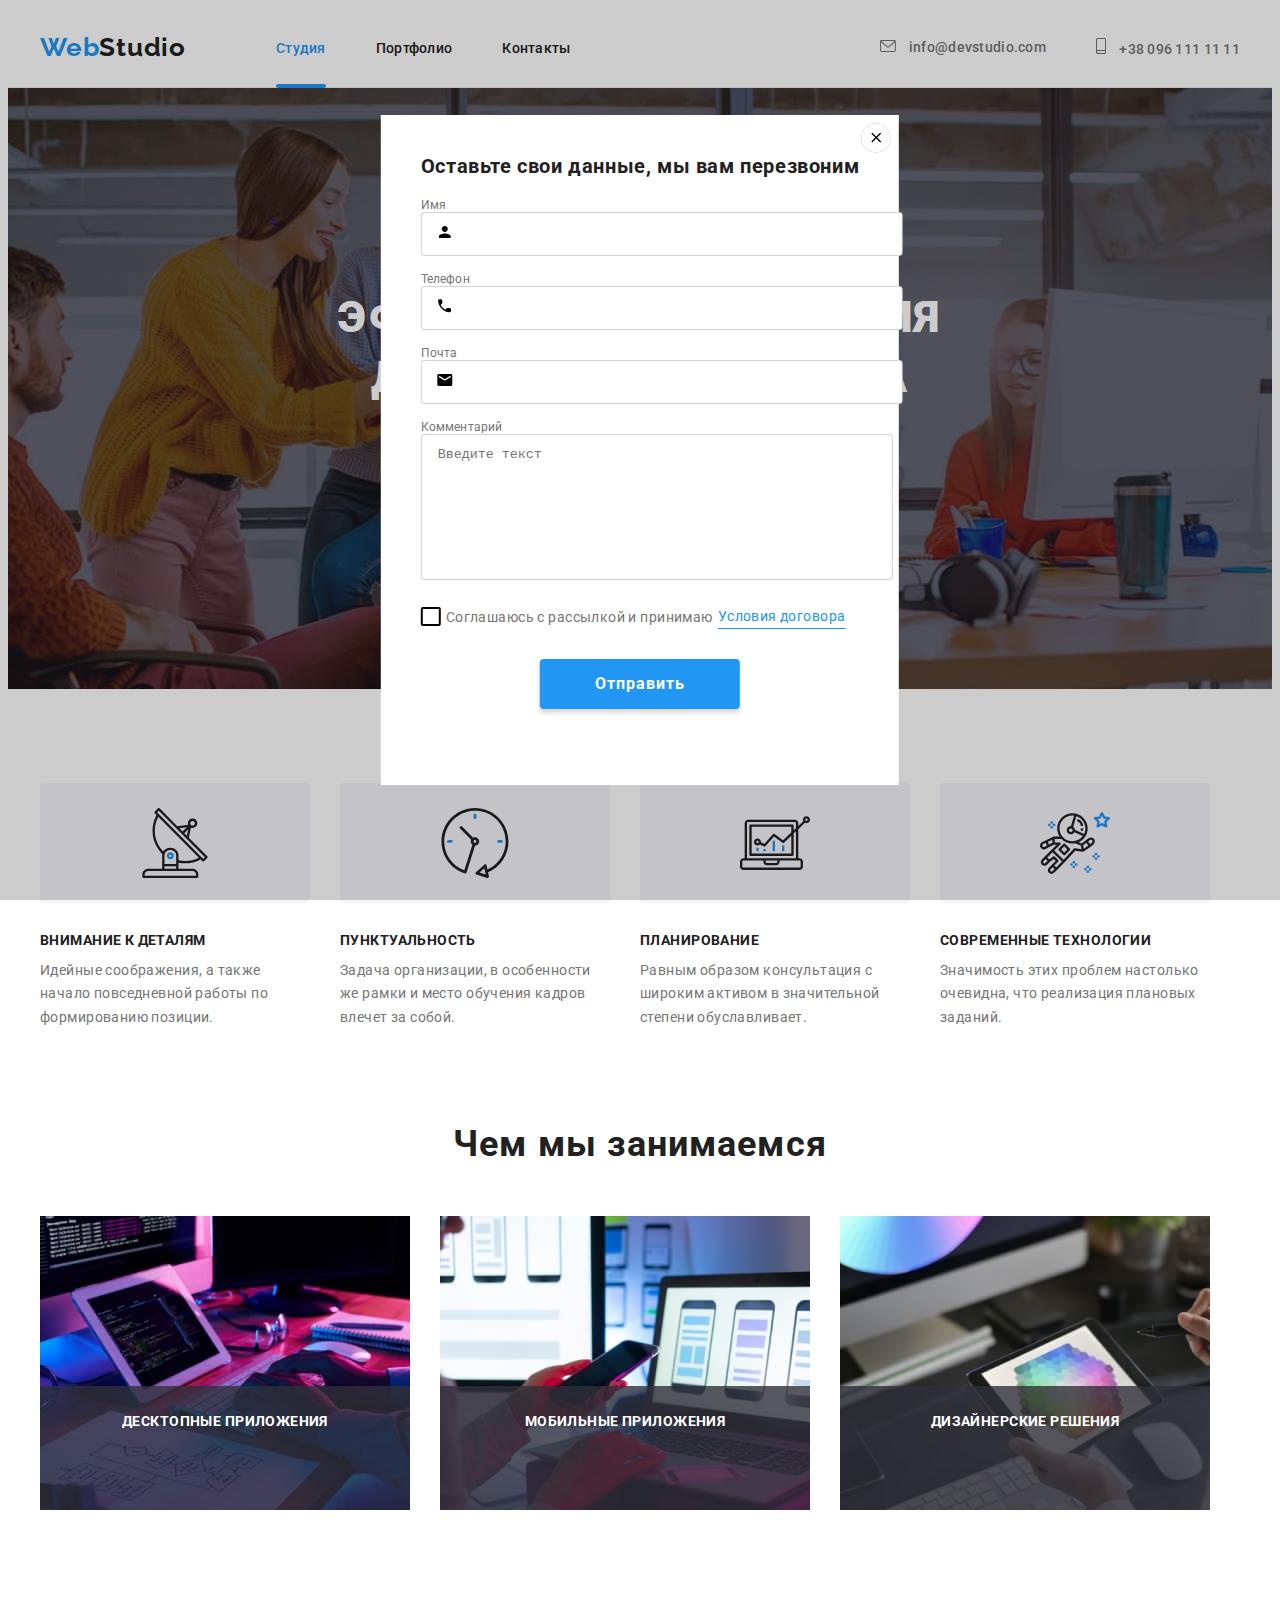
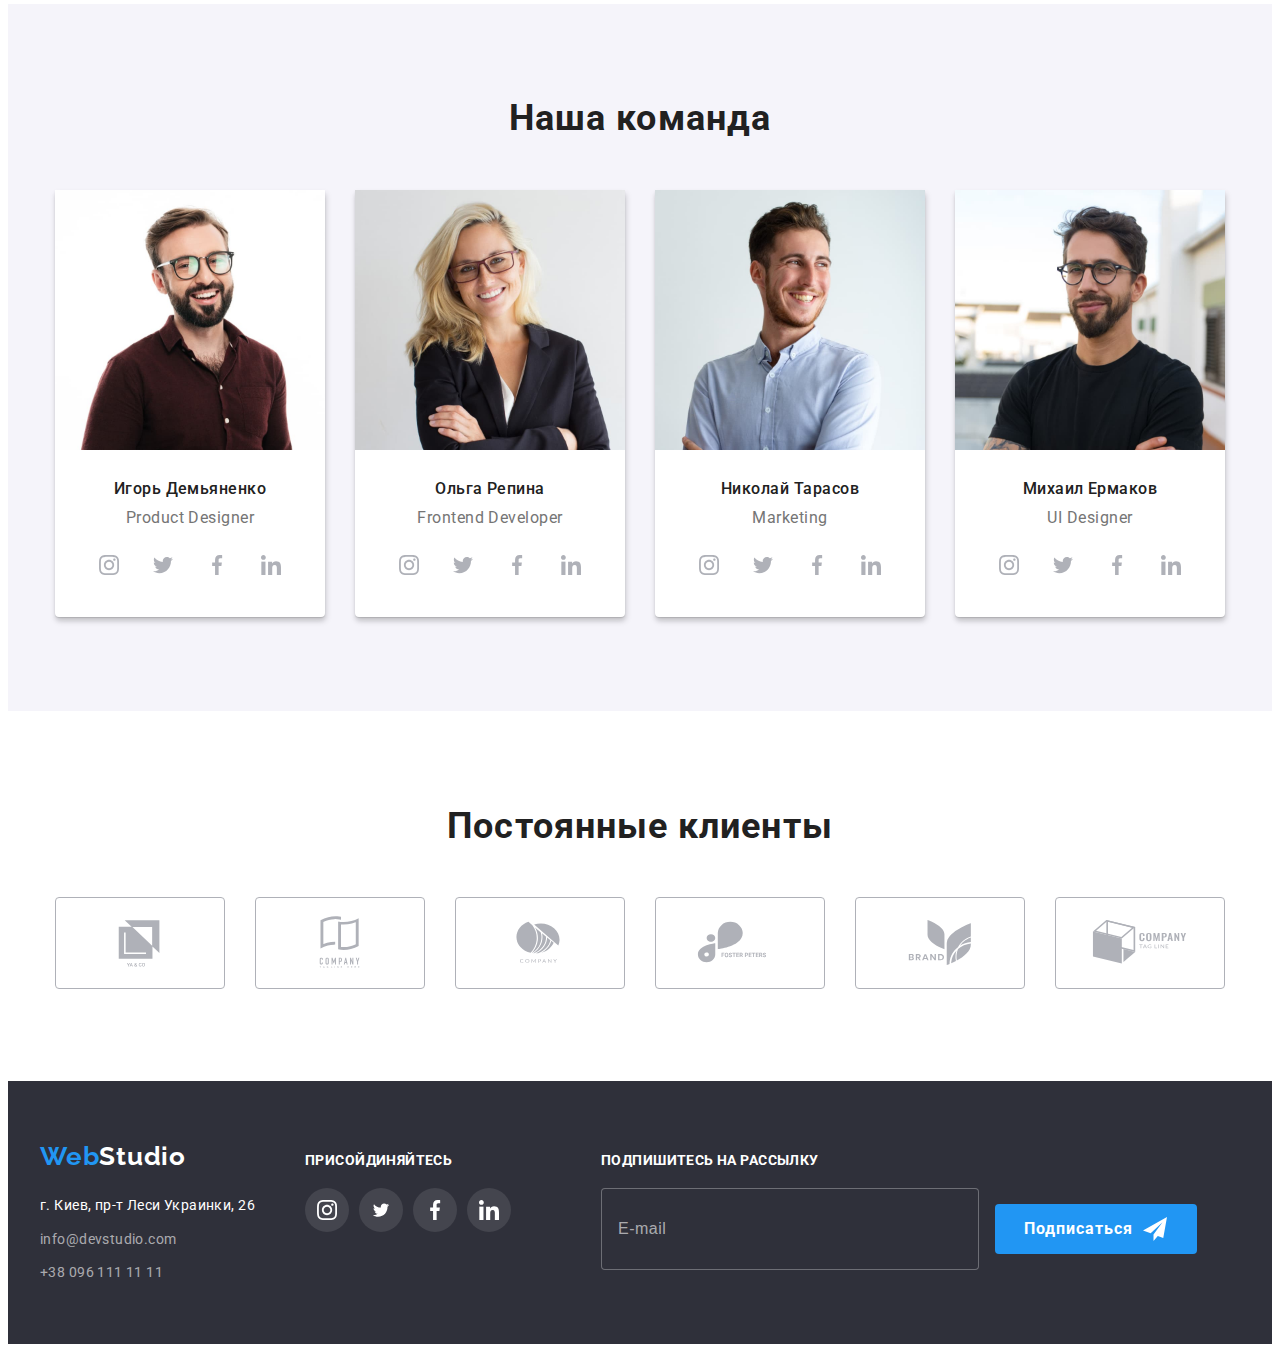
<file: index.html>
<!DOCTYPE html>
<html lang="ru">
  <head>
    <meta charset="UTF-8" />
    <meta http-equiv="X-UA-Compatible" content="IE=edge" />
    <meta name="viewport" content="width=device-width, initial-scale=1.0" />
    <link rel="preconnect" href="https://fonts.googleapis.com" />
    <link rel="preconnect" href="https://fonts.gstatic.com" crossorigin />
    <link
      href="https://fonts.googleapis.com/css2?family=Raleway:wght@700&family=Roboto:wght@400;500;700;900&display=swap"
      rel="stylesheet"
    />

    <title>WebStudio</title>
    <link
      rel="stylesheet"
      href="https://cdnjs.cloudflare.com/ajax/libs/modern-normalize/1.1.0/modern-normalize.min.css"
      integrity="sha512-wpPYUAdjBVSE4KJnH1VR1HeZfpl1ub8YT/NKx4PuQ5NmX2tKuGu6U/JRp5y+Y8XG2tV+wKQpNHVUX03MfMFn9Q=="
      crossorigin="anonymous"
      referrerpolicy="no-referrer"
    />
    <link rel="stylesheet" href="./css/styles.css" />
  </head>

  <body>
    <header class="header">
      <div class="header-container container">
        <a href="./index.html" class="header-webstudio link"
          >Web<span class="header-logo">Studio</span></a
        >

        <nav class="header-nav">
          <ul class="header-links">
            <li class="header-item">
              <a href="./index.html" class="header-link link current">Студия</a>
            </li>
            <li class="header-item">
              <a href="./portfolio.html" class="header-link link">Портфолио</a>
            </li>
            <li class="header-item">
              <a href="tel:+380961111111" class="header-link link">Контакты</a>
            </li>
          </ul>
        </nav>
        <ul class="header-contacts">
          <li class="contacts-item">
            <a
              class="header-contact-icon link"
              href="mailto:info@devstudio.com"
            >
              <svg class="header-icon" width="16" height="12">
                <use
                  href="./images/icons.svg/symbol-defs.svg#icon-envelope"
                ></use>
              </svg>
              info@devstudio.com</a
            >
          </li>
          <li class="contacts-item">
            <a class="header-contact-icon link" href="tel:+380961111111">
              <svg class="header-icon" width="10" height="16">
                <use
                  href="./images/icons.svg/symbol-defs.svg#icon-smartphone"
                ></use>
              </svg>
              +38 096 111 11 11</a
            >
          </li>
        </ul>
      </div>
    </header>

    <main>
      <section class="bussines">
        <div class="container">
          <h1 class="bussines-title">Эффективные решения для вашего бизнеса</h1>
          <button type="button" class="bussines-button" data-modal-open>
            Заказать услугу
          </button>
        </div>
      </section>

      <section class="proposition">
        <div class="container">
          <h2 class="visually-hidden">прихований заголовок</h2>
          <ul class="proposition-list">
            <li class="proposition-item">
              <h3 class="proposition-title">Внимание к деталям</h3>
              <p class="proposition-text">
                Идейные соображения, а также начало повседневной работы по
                формированию позиции.
              </p>
            </li>
            <li class="proposition-item">
              <h3 class="proposition-title">Пунктуальность</h3>
              <p class="proposition-text">
                Задача организации, в особенности же рамки и место обучения
                кадров влечет за собой.
              </p>
            </li>
            <li class="proposition-item">
              <h3 class="proposition-title">Планирование</h3>
              <p class="proposition-text">
                Равным образом консультация с широким активом в значительной
                степени обуславливает.
              </p>
            </li>
            <li class="proposition-item">
              <h3 class="proposition-title">Современные технологии</h3>
              <p class="proposition-text">
                Значимость этих проблем настолько очевидна, что реализация
                плановых заданий.
              </p>
            </li>
          </ul>
        </div>
      </section>

      <section class="doing">
        <div class="container">
          <h2 class="doing-title">Чем мы занимаемся</h2>
          <ul class="doing-list">
            <li class="doing-item">
              <img
                src="./images/img.jpg"
                alt="typing on keyboard"
                width="370"
                height="294"
              />
              <div class="doing-thumb">
                <p class="thumb-text">Десктопные приложения</p>
              </div>
            </li>
            <li class="doing-item">
              <img
                src="./images/img(1).jpg"
                alt="serf the internet"
                width="370"
                height="294"
              />
              <div class="doing-thumb">
                <p class="thumb-text">Мобильные приложения</p>
              </div>
            </li>
            <li class="doing-item">
              <img
                src="./images/img(2).jpg"
                alt="painting"
                width="370"
                height="294"
              />
              <div class="doing-thumb">
                <p class="thumb-text">Дизайнерские решения</p>
              </div>
            </li>
          </ul>
        </div>
      </section>

      <section class="section-team">
        <div class="container">
          <h2 class="our-team">Наша команда</h2>
          <ul class="team-list">
            <li class="team-item">
              <img
                src="./images/imgProductDesigner.jpg"
                alt="Product Designer"
                width="270"
                height="260"
              />
              <div class="team-div">
                <h3 class="team-title">Игорь Демьяненко</h3>
                <p class="team-text">Product Designer</p>
                <ul class="team-soc-list">
                  <li class="team-soc-item">
                    <a href="" class="team-soc-link link">
                      <svg class="team-soc-icon" width="20" height="20">
                        <use
                          href="./images/icons.svg/symbol-defs.svg#icon-instagram"
                        ></use>
                      </svg>
                    </a>
                  </li>
                  <li class="team-soc-item">
                    <a href="" class="team-soc-link link">
                      <svg class="team-soc-icon" width="20" height="20">
                        <use
                          href="./images/icons.svg/symbol-defs.svg#icon-twitter"
                        ></use>
                      </svg>
                    </a>
                  </li>
                  <li class="team-soc-item">
                    <a href="" class="team-soc-link link">
                      <svg class="team-soc-icon" width="20" height="20">
                        <use
                          href="./images/icons.svg/symbol-defs.svg#icon-facebook"
                        ></use>
                      </svg>
                    </a>
                  </li>
                  <li class="team-soc-item">
                    <a href="" class="team-soc-link link">
                      <svg class="team-soc-icon" width="20" height="20">
                        <use
                          href="./images/icons.svg/symbol-defs.svg#icon-linkedin"
                        ></use>
                      </svg>
                    </a>
                  </li>
                </ul>
              </div>
            </li>
            <li class="team-item">
              <img
                src="./images/imgFrontendDeveloper.jpg"
                alt="Frontend Developer"
                width="270"
                height="260"
              />
              <div class="team-div">
                <h3 class="team-title">Ольга Репина</h3>
                <p class="team-text">Frontend Developer</p>
                <ul class="team-soc-list">
                  <li class="team-soc-item">
                    <a href="" class="team-soc-link link">
                      <svg class="team-soc-icon" width="20" height="20">
                        <use
                          href="./images/icons.svg/symbol-defs.svg#icon-instagram"
                        ></use>
                      </svg>
                    </a>
                  </li>
                  <li class="team-soc-item">
                    <a href="" class="team-soc-link link"
                      ><svg class="team-soc-icon" width="20" height="20">
                        <use
                          href="./images/icons.svg/symbol-defs.svg#icon-twitter"
                        ></use>
                      </svg>
                    </a>
                  </li>
                  <li class="team-soc-item">
                    <a href="" class="team-soc-link link">
                      <svg class="team-soc-icon" width="20" height="20">
                        <use
                          href="./images/icons.svg/symbol-defs.svg#icon-facebook"
                        ></use>
                      </svg>
                    </a>
                  </li>
                  <li class="team-soc-item">
                    <a href="" class="team-soc-link link">
                      <svg class="team-soc-icon" width="20" height="20">
                        <use
                          href="./images/icons.svg/symbol-defs.svg#icon-linkedin"
                        ></use>
                      </svg>
                    </a>
                  </li>
                </ul>
              </div>
            </li>
            <li class="team-item">
              <img
                src="./images/imgMarketing.jpg"
                alt="Marketing"
                width="270"
                height="260"
              />
              <div class="team-div">
                <h3 class="team-title">Николай Тарасов</h3>
                <p class="team-text">Marketing</p>
                <ul class="team-soc-list">
                  <li class="team-soc-item">
                    <a href="" class="team-soc-link link">
                      <svg class="team-soc-icon" width="20" height="20">
                        <use
                          href="./images/icons.svg/symbol-defs.svg#icon-instagram"
                        ></use>
                      </svg>
                    </a>
                  </li>
                  <li class="team-soc-item">
                    <a href="" class="team-soc-link link">
                      <svg class="team-soc-icon" width="20" height="20">
                        <use
                          href="./images/icons.svg/symbol-defs.svg#icon-twitter"
                        ></use>
                      </svg>
                    </a>
                  </li>
                  <li class="team-soc-item">
                    <a href="" class="team-soc-link link">
                      <svg class="team-soc-icon" width="20" height="20">
                        <use
                          href="./images/icons.svg/symbol-defs.svg#icon-facebook"
                        ></use>
                      </svg>
                    </a>
                  </li>
                  <li class="team-soc-item">
                    <a href="" class="team-soc-link link">
                      <svg class="team-soc-icon" width="20" height="20">
                        <use
                          href="./images/icons.svg/symbol-defs.svg#icon-linkedin"
                        ></use>
                      </svg>
                    </a>
                  </li>
                </ul>
              </div>
            </li>
            <li class="team-item">
              <img
                src="./images/imgUIDesigner.jpg"
                alt="UI Designer"
                width="270"
                height="260"
              />
              <div class="team-div">
                <h3 class="team-title">Михаил Ермаков</h3>
                <p class="team-text">UI Designer</p>
                <ul class="team-soc-list">
                  <li class="team-soc-item">
                    <a href="" class="team-soc-link link">
                      <svg class="team-soc-icon" width="20" height="20">
                        <use
                          href="./images/icons.svg/symbol-defs.svg#icon-instagram"
                        ></use>
                      </svg>
                    </a>
                  </li>
                  <li class="team-soc-item">
                    <a href="" class="team-soc-link link">
                      <svg class="team-soc-icon" width="20" height="20">
                        <use
                          href="./images/icons.svg/symbol-defs.svg#icon-twitter"
                        ></use>
                      </svg>
                    </a>
                  </li>
                  <li class="team-soc-item">
                    <a href="" class="team-soc-link link">
                      <svg class="team-soc-icon" width="20" height="20">
                        <use
                          href="./images/icons.svg/symbol-defs.svg#icon-facebook"
                        ></use>
                      </svg>
                    </a>
                  </li>
                  <li class="team-soc-item">
                    <a href="" class="team-soc-link link">
                      <svg class="team-soc-icon" width="20" height="20">
                        <use
                          href="./images/icons.svg/symbol-defs.svg#icon-linkedin"
                        ></use>
                      </svg>
                    </a>
                  </li>
                </ul>
              </div>
            </li>
          </ul>
        </div>
      </section>
      <section class="section-customers">
        <div class="container">
          <h2 class="customers-title">Постоянные клиенты</h2>
          <ul class="customers-list">
            <li class="customers-item">
              <a class="customers-link link" href="">
                <svg class="customers-logo" width="106" height="60">
                  <use
                    href="./images/icons.svg/symbol-defs.svg#icon-logo"
                  ></use>
                </svg>
              </a>
            </li>
            <li class="customers-item">
              <a class="customers-link link" href="">
                <svg class="customers-logo" width="106" height="60">
                  <use
                    href="./images/icons.svg/symbol-defs.svg#icon-logo-1"
                  ></use>
                </svg>
              </a>
            </li>
            <li class="customers-item">
              <a class="customers-link link" href="">
                <svg class="customers-logo" width="106" height="60">
                  <use
                    href="./images/icons.svg/symbol-defs.svg#icon-logo-2"
                  ></use>
                </svg>
              </a>
            </li>
            <li class="customers-item">
              <a class="customers-link link" href="">
                <svg class="customers-logo" width="106" height="60">
                  <use
                    href="./images/icons.svg/symbol-defs.svg#icon-logo-3"
                  ></use>
                </svg>
              </a>
            </li>
            <li class="customers-item">
              <a class="customers-link link" href="">
                <svg class="customers-logo" width="106" height="60">
                  <use
                    href="./images/icons.svg/symbol-defs.svg#icon-logo-4"
                  ></use>
                </svg>
              </a>
            </li>
            <li class="customers-item">
              <a class="customers-link link" href="">
                <svg class="customers-logo" width="106" height="60">
                  <use
                    href="./images/icons.svg/symbol-defs.svg#icon-logo-5"
                  ></use>
                </svg>
              </a>
            </li>
          </ul>
        </div>
      </section>
    </main>

    <footer class="footer">
      <div class="container footer-wrap">
        <div class="footer-div-address">
          <a href="./index.html" class="footer-webstudio link"
            >Web<span class="footer-logo">Studio</span></a
          >
          <address class="footer-address">
            <ul class="footer-list">
              <li class="footer-item">
                <a
                  class="footer-link link address"
                  href="https://goo.gl/maps/LqxU8Z8EwyXyZSnf8"
                  target="_blank"
                  rel="noopener noreferrer nofollow"
                  >г. Киев, пр-т Леси Украинки, 26</a
                >
              </li>
              <li class="footer-item">
                <a
                  class="footer-mail link address"
                  href="mailto:info@devstudio.com"
                  >info@devstudio.com</a
                >
              </li>
              <li class="footer-item">
                <a class="footer-tel link address" href="tel:+380961111111"
                  >+38 096 111 11 11</a
                >
              </li>
            </ul>
          </address>
        </div>
        <div class="footer-soc">
          <p class="footer-soc-text">ПРИСОЙДИНЯЙТЕСЬ</p>
          <ul class="footer-soc-list">
            <li class="footer-soc-item">
              <a class="footer-soc-link link" href="">
                <svg class="footer-soc-icon" width="20" height="20">
                  <use
                    href="./images/icons.svg/symbol-defs.svg#icon-instagram"
                  ></use>
                </svg>
              </a>
            </li>
            <li class="footer-soc-item">
              <a class="footer-soc-link link" href="">
                <svg class="footer-soc-icon" width="20" height="16.25">
                  <use
                    href="./images/icons.svg/symbol-defs.svg#icon-twitter"
                  ></use>
                </svg>
              </a>
            </li>
            <li class="footer-soc-item">
              <a class="footer-soc-link link" href="">
                <svg class="footer-soc-icon" width="20" height="20">
                  <use
                    href="./images/icons.svg/symbol-defs.svg#icon-facebook"
                  ></use>
                </svg>
              </a>
            </li>
            <li class="footer-soc-item">
              <a class="footer-soc-link link" href="">
                <svg class="footer-soc-icon" width="20" height="20">
                  <use
                    href="./images/icons.svg/symbol-defs.svg#icon-linkedin"
                  ></use>
                </svg>
              </a>
            </li>
          </ul>
        </div>

        <div class="footer-form">
          <form>
            <p class="footer-form-text">Подпишитесь на рассылку</p>

            <input
              type="email"
              class="footer-imput"
              name="user-email-footer"
              placeholder="E-mail"
            />
            <button type="submit" class="footer-form-btn">
              Подписаться
              <svg class="footer-icon-form" width="24" height="24">
                <use href="./images/icons.svg/symbol-defs.svg#icon-send"></use>
              </svg>
            </button>
          </form>
        </div>
      </div>
    </footer>

    <div class="backdrop /*is-hidden*/" data-modal>
      <div class="modal">
        <button class="modal-button" data-modal-close>
          <svg class="modal-icon-close" width="18" height="18">
            <use
              href="./images/icons.svg/symbol-defs.svg#icon-close-black"
            ></use>
          </svg>
        </button>
        <p class="modal-title">Оставьте свои данные, мы вам перезвоним</p>
        <form autocomplete="on" novalidate>
          <label for="user-name" class="modal-label">Имя</label>
          <div class="input-wrap">
            <input
              type="text"
              class="modal-input"
              name="user-name"
              id="user-name"
            /><svg class="svg-input" width="18" height="18">
              <use href="./images/icons.svg/symbol-defs.svg#icon-person"></use>
            </svg>
          </div>

          <label for="user-tel" class="modal-label">Телефон </label>
          <div class="input-wrap">
            <input
              type="tel"
              class="modal-input"
              name="user-tel"
              id="user-tel"
              required
            /><svg class="svg-input" width="18" height="18">
              <use href="./images/icons.svg/symbol-defs.svg#icon-phone"></use>
            </svg>
          </div>

          <label for="user-email" class="modal-label">Почта</label>
          <div class="input-wrap">
            <input
              class="modal-input"
              type="email"
              name="user-email"
              id="user-email"
              required
            /><svg class="svg-input" width="18" height="18">
              <use href="./images/icons.svg/symbol-defs.svg#icon-email"></use>
            </svg>
          </div>

          <label for="user-text" class="modal-label">Комментарий</label>
          <textarea
            class="modal-text"
            name="user-text"
            id="user-text"
            placeholder="Введите текст"
          ></textarea>

          <label for="agreement" class="label-checkbox"
            ><input
              type="checkbox"
              name="agreement"
              class="modal-check"
              id="agreement"
            />
            <span class="checkbox-icon"></span>
            Соглашаюсь с рассылкой и принимаю
            <a
              href="https://uk.wikipedia.org/wiki/%D0%94%D0%BE%D0%B3%D0%BE%D0%B2%D1%96%D1%80"
              class="agreement-link"
              target="_blank"
              rel="noopener nofollow noreferrer"
              >Условия договора
            </a>
          </label>

          <div class="modal-button-div">
            <button type="submit" class="modal-buttom-send">Отправить</button>
          </div>
        </form>
      </div>
    </div>
    <script src="./js/modal.js"></script>
  </body>
</html>
</file>
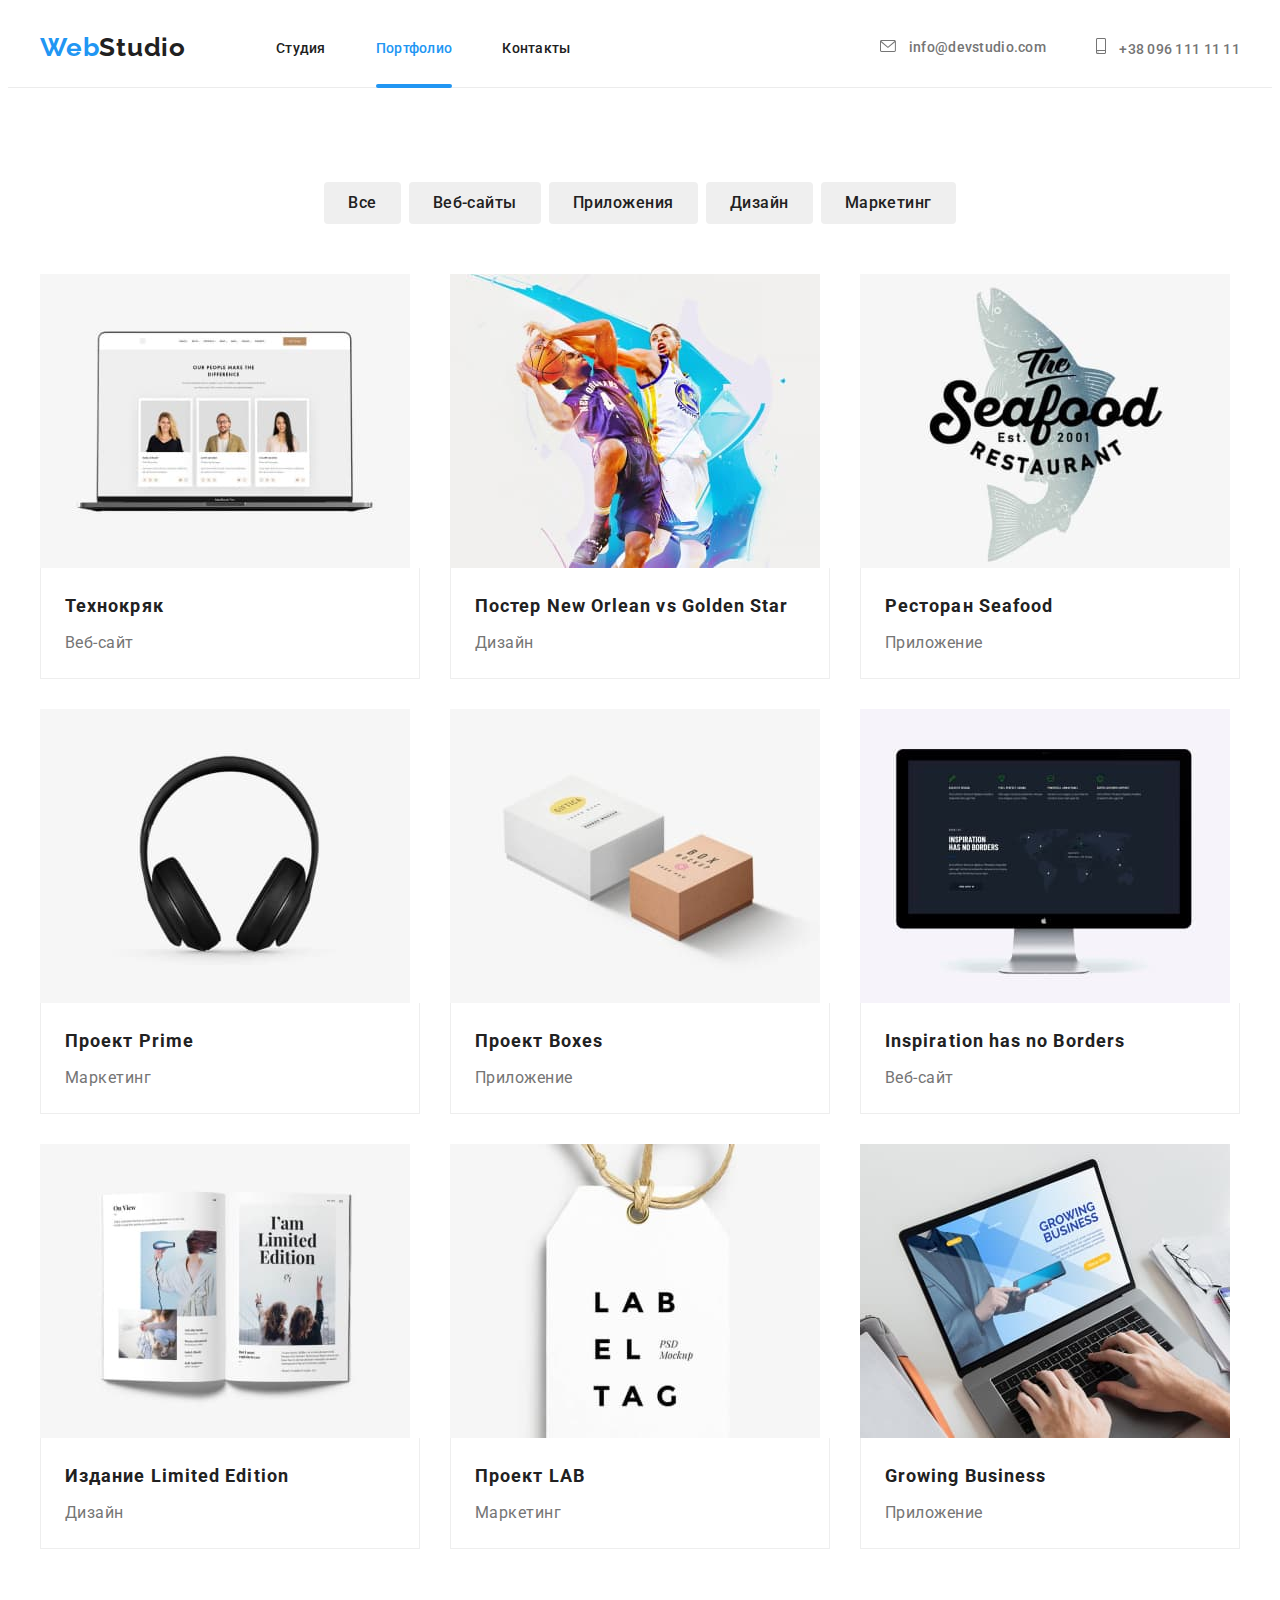
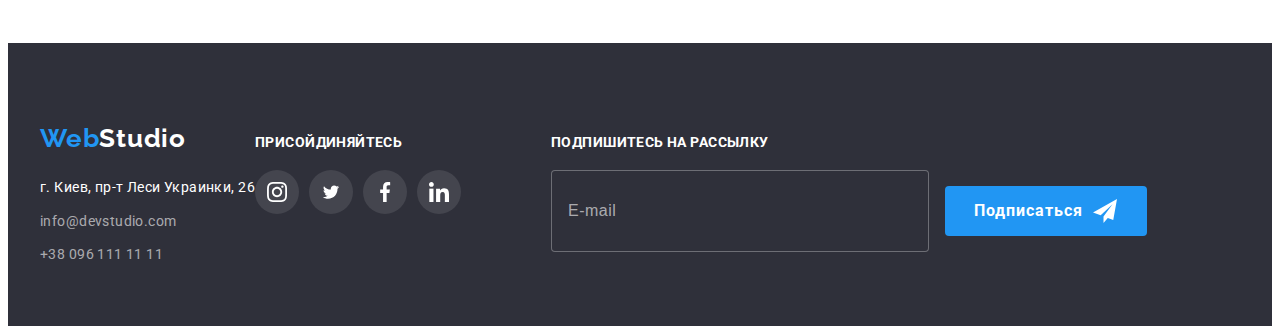
<file: portfolio.html>
<!DOCTYPE html>
<html lang="ru">
  <head>
    <meta charset="UTF-8" />
    <meta http-equiv="X-UA-Compatible" content="IE=edge" />
    <meta name="viewport" content="width=device-width, initial-scale=1.0" />
    <link rel="preconnect" href="https://fonts.googleapis.com" />
    <link rel="preconnect" href="https://fonts.gstatic.com" crossorigin />
    <link
      href="https://fonts.googleapis.com/css2?family=Raleway:wght@700&family=Roboto:wght@400;500;700;900&display=swap"
      rel="stylesheet"
    />

    <title>WebStudio</title>
    <link
      rel="stylesheet"
      href="https://cdnjs.cloudflare.com/ajax/libs/modern-normalize/1.1.0/modern-normalize.min.css"
      integrity="sha512-wpPYUAdjBVSE4KJnH1VR1HeZfpl1ub8YT/NKx4PuQ5NmX2tKuGu6U/JRp5y+Y8XG2tV+wKQpNHVUX03MfMFn9Q=="
      crossorigin="anonymous"
      referrerpolicy="no-referrer"
    />
    <link rel="stylesheet" href="./css/styles.css" />
  </head>

  <body>
    <header class="header">
      <div class="header-container container">
        <a href="./index.html" class="header-webstudio link"
          >Web<span class="header-logo">Studio</span></a
        >

        <nav class="header-nav">
          <ul class="header-links">
            <li class="header-item">
              <a href="./index.html" class="header-link link">Студия</a>
            </li>
            <li class="header-item">
              <a href="./portfolio.html" class="header-link link current"
                >Портфолио</a
              >
            </li>
            <li class="header-item">
              <a href="tel:+380961111111" class="header-link link">Контакты</a>
            </li>
          </ul>
        </nav>
        <ul class="header-contacts">
          <li class="contacts-item">
            <a
              class="header-contact-icon link"
              href="mailto:info@devstudio.com"
            >
              <svg class="header-icon" width="16" height="12">
                <use
                  href="./images/icons.svg/symbol-defs.svg#icon-envelope"
                ></use>
              </svg>
              info@devstudio.com</a
            >
          </li>
          <li class="contacts-item">
            <a class="header-contact-icon link" href="tel:+380961111111">
              <svg class="header-icon" width="10" height="16">
                <use
                  href="./images/icons.svg/symbol-defs.svg#icon-smartphone"
                ></use>
              </svg>
              +38 096 111 11 11</a
            >
          </li>
        </ul>
      </div>
    </header>

    <main>
      <section class="main">
        <div class="container">
          <ul class="buttons-list">
            <li class="buttons-item">
              <button type="button" class="buttons-button">Все</button>
            </li>
            <li class="buttons-item">
              <button type="button" class="buttons-button">Веб-сайты</button>
            </li>
            <li class="buttons-item">
              <button type="button" class="buttons-button">Приложения</button>
            </li>
            <li class="buttons-item">
              <button type="button" class="buttons-button">Дизайн</button>
            </li>
            <li class="buttons-item">
              <button type="button" class="buttons-button">Маркетинг</button>
            </li>
          </ul>

          <ul class="portfolio-list">
            <li class="portfolio-item">
              <a class="portfolio-link" href="">
                <div class="overlay-box">
                  <img src="./images/laptop.jpg" alt="" />
                  <p class="overlay-text">
                    Ресурс предлагает комплексные предложения с разным уровнем
                    функционала и сервисов. Все это позволит посетителю получить
                    исчерпывающие сведения о компании или частном лице.
                  </p>
                </div>
                <div class="card-content">
                  <h3 class="images-title">Технокряк</h3>
                  <p class="images-text">Веб-сайт</p>
                </div>
              </a>
            </li>

            <li class="portfolio-item">
              <a class="portfolio-link" href="">
                <div class="overlay-box">
                  <img src="./images/poster.jpg" alt="" />
                  <p class="overlay-text">
                    Ресурс предлагает комплексные предложения с разным уровнем
                    функционала и сервисов. Все это позволит посетителю получить
                    исчерпывающие сведения о компании или частном лице.
                  </p>
                </div>
                <div class="card-content">
                  <h3 class="images-title">Постер New Orlean vs Golden Star</h3>
                  <p class="images-text">Дизайн</p>
                </div>
              </a>
            </li>

            <li class="portfolio-item">
              <a class="portfolio-link" href="">
                <div class="overlay-box">
                  <img src="./images/seafood.jpg" alt="" />
                  <p class="overlay-text">
                    Ресурс предлагает комплексные предложения с разным уровнем
                    функционала и сервисов. Все это позволит посетителю получить
                    исчерпывающие сведения о компании или частном лице.
                  </p>
                </div>
                <div class="card-content">
                  <h3 class="images-title">Ресторан Seafood</h3>
                  <p class="images-text">Приложение</p>
                </div></a
              >
            </li>

            <li class="portfolio-item">
              <a class="portfolio-link" href="">
                <div class="overlay-box">
                  <img src="./images/headphone.jpg" alt="" />
                  <p class="overlay-text">
                    Ресурс предлагает комплексные предложения с разным уровнем
                    функционала и сервисов. Все это позволит посетителю получить
                    исчерпывающие сведения о компании или частном лице.
                  </p>
                </div>
                <div class="card-content">
                  <h3 class="images-title">Проект Prime</h3>
                  <p class="images-text">Маркетинг</p>
                </div></a
              >
            </li>

            <li class="portfolio-item">
              <a class="portfolio-link" href="">
                <div class="overlay-box">
                  <img src="./images/boxes.jpg" alt="" />
                  <p class="overlay-text">
                    Ресурс предлагает комплексные предложения с разным уровнем
                    функционала и сервисов. Все это позволит посетителю получить
                    исчерпывающие сведения о компании или частном лице.
                  </p>
                </div>
                <div class="card-content">
                  <h3 class="images-title">Проект Boxes</h3>
                  <p class="images-text">Приложение</p>
                </div>
              </a>
            </li>

            <li class="portfolio-item">
              <a class="portfolio-link" href=""
                ><div class="overlay-box">
                  <img src="./images/screen.jpg" alt="" />
                  <p class="overlay-text">
                    Ресурс предлагает комплексные предложения с разным уровнем
                    функционала и сервисов. Все это позволит посетителю получить
                    исчерпывающие сведения о компании или частном лице.
                  </p>
                </div>
                <div class="card-content">
                  <h3 class="images-title">Inspiration has no Borders</h3>
                  <p class="images-text">Веб-сайт</p>
                </div></a
              >
            </li>

            <li class="portfolio-item">
              <a class="portfolio-link" href="">
                <div class="overlay-box">
                  <img src="./images/book.jpg" alt="" />
                  <p class="overlay-text">
                    Ресурс предлагает комплексные предложения с разным уровнем
                    функционала и сервисов. Все это позволит посетителю получить
                    исчерпывающие сведения о компании или частном лице.
                  </p>
                </div>
                <div class="card-content">
                  <h3 class="images-title">Издание Limited Edition</h3>
                  <p class="images-text">Дизайн</p>
                </div></a
              >
            </li>

            <li class="portfolio-item">
              <a class="portfolio-link" href="">
                <div class="overlay-box">
                  <img src="./images/badge.jpg" alt="" />
                  <p class="overlay-text">
                    Ресурс предлагает комплексные предложения с разным уровнем
                    функционала и сервисов. Все это позволит посетителю получить
                    исчерпывающие сведения о компании или частном лице.
                  </p>
                </div>
                <div class="card-content">
                  <h3 class="images-title">Проект LAB</h3>
                  <p class="images-text">Маркетинг</p>
                </div></a
              >
            </li>

            <li class="portfolio-item">
              <a class="portfolio-link" href="">
                <div class="overlay-box">
                  <img src="./images/surf.jpg" alt="" />
                  <p class="overlay-text">
                    Ресурс предлагает комплексные предложения с разным уровнем
                    функционала и сервисов. Все это позволит посетителю получить
                    исчерпывающие сведения о компании или частном лице.
                  </p>
                </div>
                <div class="card-content">
                  <h3 class="images-title">Growing Business</h3>
                  <p class="images-text">Приложение</p>
                </div></a
              >
            </li>
          </ul>
        </div>
      </section>
    </main>

    <footer class="footer">
      <div class="container footer-wrap">
        <div class="footer-address">
          <a href="./index.html" class="footer-webstudio link"
            >Web<span class="footer-logo">Studio</span></a
          >
          <address class="footer-address">
            <ul class="footer-list">
              <li class="footer-item">
                <a
                  class="footer-link link address"
                  href="https://goo.gl/maps/LqxU8Z8EwyXyZSnf8"
                  target="_blank"
                  rel="noopener noreferrer nofollow"
                  >г. Киев, пр-т Леси Украинки, 26</a
                >
              </li>
              <li class="footer-item">
                <a
                  class="footer-mail link address"
                  href="mailto:info@devstudio.com"
                  >info@devstudio.com</a
                >
              </li>
              <li class="footer-item">
                <a class="footer-tel link address" href="tel:+380961111111"
                  >+38 096 111 11 11</a
                >
              </li>
            </ul>
          </address>
        </div>
        <div class="footer-soc">
          <p class="footer-soc-text">ПРИСОЙДИНЯЙТЕСЬ</p>
          <ul class="footer-soc-list">
            <li class="footer-soc-item">
              <a class="footer-soc-link link" href="">
                <svg class="footer-soc-icon" width="20" height="20">
                  <use
                    href="./images/icons.svg/symbol-defs.svg#icon-instagram"
                  ></use>
                </svg>
              </a>
            </li>
            <li class="footer-soc-item">
              <a class="footer-soc-link link" href="">
                <svg class="footer-soc-icon" width="20" height="16.25">
                  <use
                    href="./images/icons.svg/symbol-defs.svg#icon-twitter"
                  ></use>
                </svg>
              </a>
            </li>
            <li class="footer-soc-item">
              <a class="footer-soc-link link" href="">
                <svg class="footer-soc-icon" width="20" height="20">
                  <use
                    href="./images/icons.svg/symbol-defs.svg#icon-facebook"
                  ></use>
                </svg>
              </a>
            </li>
            <li class="footer-soc-item">
              <a class="footer-soc-link link" href="">
                <svg class="footer-soc-icon" width="20" height="20">
                  <use
                    href="./images/icons.svg/symbol-defs.svg#icon-linkedin"
                  ></use>
                </svg>
              </a>
            </li>
          </ul>
        </div>
        <div class="footer-form">
          <form>
        <p class="footer-form-text"> Подпишитесь на рассылку</p>
           
          <input type="email" 
          type="email"
            class="footer-imput"
            name="user-email-footer"
             placeholder="E-mail" />
          <button type="submit" class="footer-form-btn">Подписаться <svg class="footer-icon-form" width="24" height="24">
            <use href="./images/icons.svg/symbol-defs.svg#icon-send"></use>
          </svg></button>
          </form>
    
        </div>
      </div>
    </footer>
  </body>
</html>
</file>
<file: css/styles.css>
:root {
  --main-color: #212121;
  --main-second-color: #2196f3;
  --mail-color: #757575;
  --portfolio-main-color: #212121;
  --portfolio-text-color: #757575;
  --icons-color: rgba(175, 177, 184, 1);
  --card-shadow: 0px 1px 1px rgba(0, 0, 0, 0.12),
    0px 4px 4px rgba(0, 0, 0, 0.06), 1px 4px 6px rgba(0, 0, 0, 0.16);
  --duration: 250ms;
  --timing-function: cubic-bezier(0.4, 0, 0.2, 1);
}

body {
  font-family: "Roboto", sans-serif;
}

p,
h1,
h2,
h3,
h4,
h5,
h6 {
  margin: 0;
}

ul,
a {
  list-style: none;
  padding-left: 0;
  margin: 0;
  text-decoration: none;
}

img {
  display: block;
  max-width: 100%;
  height: auto;
}

.link {
  text-decoration: none;
}
.container {
  width: 1200px;
  padding: 0 15px;
  margin: 0 auto;
}

/*-------------------- section header -----------------*/
.header-container {
  display: flex;
  align-items: center;
}

.header {
  /* padding-top: 24px;
  padding-bottom: 24px;*/
  border-bottom: 1px solid #ececec;
}

.header-logo {
  color: var(--main-color);
}

.header-webstudio {
  font-family: "Raleway";
  font-weight: 700;
  font-size: 26px;
  line-height: 1.19;
  letter-spacing: 0.03em;
  color: var(--main-second-color);
  margin-right: 90px;
}

.header-link {
  font-weight: 500;
  font-size: 14px;
  line-height: 1.14;
  letter-spacing: 0.02em;
  color: var(--main-color);
  transition-property: color;
  transition-duration: var(--duration);
  transition-timing-function: var(--timing-function);
}

.header-links {
  display: flex;
}

.header-item:not(:last-child) {
  margin-right: 50px;
}

.header-links .header-link.current {
  color: var(--main-second-color);
}

.header-links .header-link.current::after {
  content: "";
  position: absolute;
  width: 100%;
  height: 4px;
  left: 0;
  bottom: -1px;
  background: #2196f3;
  border-radius: 2px;
}
.header-item {
  position: relative;
  padding: 30px 0;
}

.header-link:hover,
.header-link:focus {
  color: var(--main-second-color);
}

.header-contacts {
  display: flex;
  margin-left: auto;
}
.contacts-item:not(:last-child) {
  margin-right: 50px;
}

.contacts-item {
  display: flex;
  align-items: center;
}

/*------------------------header-icon--------------------------------------*/

.contact-item {
  width: 100%;
  height: 100%;
  border-radius: 50%;
  display: flex;
  align-items: center;
  justify-content: center;
}

.contacts-icon {
  margin-right: 10px;
}

.header-contact-icon {
  display: block;
  font-family: inherit;
  font-weight: 500;
  font-size: 14px;
  line-height: 1.14;
  letter-spacing: 0.02em;
  color: var(--mail-color);
  transition-property: color;
  transition-duration: var(--duration);
  transition-timing-function: var(--timing-function);
}
/*.header-mail:focus,
.header-mail:hover,
.header-tel:focus,
.header-tel:hover
{
  color: var(--main-second-color);
}*/
.header-contact-icon:focus,
.header-contact-icon:hover {
  color: var(--main-second-color);
}

.header-icon {
  fill: currentColor;
  margin-right: 10px;
}

/*------------- section bussines ----------------*/

.bussines {
  background: #2f303a;
  text-align: center;
  padding: 200px 0;
  max-width: 1600px;
  margin-right: auto;
  margin-left: auto;
  background-image: linear-gradient(
      to right,
      rgba(47, 48, 58, 0.4),
      rgba(47, 48, 58, 0.4)
    ),
    url("../images/icons.svg/hero-image.jpg");
  background-repeat: no-repeat;
  background-position: center;
  background-size: cover;
}

.bussines-title {
  font-weight: 900;
  font-size: 44px;
  line-height: 1.36;
  text-align: center;
  letter-spacing: 0.06em;
  text-transform: uppercase;
  color: #ffffff;
  align-items: center;
  width: 696px;
  margin-left: auto;
  margin-right: auto;
  margin-bottom: 30px;
}

.bussines-button {
  font-family: inherit;
  font-weight: 700;
  font-size: 16px;
  background: var(--main-second-color);
  box-shadow: 0px 4px 4px rgba(0, 0, 0, 0.15);
  border-radius: 4px;
  color: #ffffff;
  cursor: pointer;
  padding: 16px 32px;
  border: none;
  transition-property: background-color, color, box-shadow;
  transition-duration: var(--duration);
  transition-timing-function: var(--timing-function);
}

.bussines-button:hover,
.bussines-button:focus {
  background-color: #188ce8;
}

/*------------------ section proposition --------------*/

.visually-hidden {
  position: absolute;
  white-space: nowrap;
  width: 1px;
  height: 1px;
  overflow: hidden;
  border: 0;
  padding: 0;
  clip: rect(0 0 0 0);
  clip-path: inset(50%);
  margin: -1px;
}

.proposition {
  padding-top: 94px;
  padding-bottom: 94px;
}

.proposition-list {
  display: flex;
  box-sizing: border-box;
}
.proposition-item:not(:last-child) {
  margin-right: 30px;
}
.proposition-item {
  text-align: left;
  width: 270px;
}
.proposition-item::before {
  display: block;
  content: " ";
  height: 120px;
  margin-bottom: 30px;
  background: #f5f4fa;
  border-radius: 4px;
  background-repeat: no-repeat;
  background-position: center;
}

.proposition-item:nth-child(1)::before {
  background-image: url(../images/icons.svg/antenna.svg);
}
.proposition-item:nth-child(2)::before {
  background-image: url(../images/icons.svg/clock.svg);
}
.proposition-item:nth-child(3)::before {
  background-image: url(../images/icons.svg/diagram.svg);
}
.proposition-item:nth-child(4)::before {
  background-image: url(../images/icons.svg/astronaut.svg);
}

.proposition-title {
  font-weight: 700;
  font-size: 14px;
  line-height: 1.14;
  letter-spacing: 0.03em;
  text-transform: uppercase;

  color: var(--main-color);
  margin-bottom: 10px;
}

.proposition-text {
  font-size: 14px;
  line-height: 1.7;
  letter-spacing: 0.03em;
  color: #757575;
  box-sizing: border-box;
}
/*--------------------- section doing -----------------*/
.doing {
  padding-bottom: 94px;
}
.doing-title {
  font-weight: 700;
  font-size: 36px;
  line-height: 1.16;
  text-align: center;
  letter-spacing: 0.03em;
  margin-bottom: 50px;

  color: var(--main-color);
}

.doing-list {
  display: flex;
}
.doing-item:not(:last-child) {
  margin-right: 30px;
}
.doing-item {
  position: relative;
  display: block;
}

.doing-thumb {
  height: 70px;
  width: 100%;

  position: absolute;
  bottom: 0;
  left: 0;
  display: flex;
  justify-content: center;
  padding: 27px 0;
  background: rgba(47, 48, 58, 0.8);
}
.thumb-text {
  font-family: inherit;
  font-weight: 700;
  font-size: 14px;
  line-height: calc(16 / 14);
  text-align: center;
  letter-spacing: 0.03em;
  text-transform: uppercase;
  color: #ffffff;
}

/*------------------- section Team -------------------*/

.section-team {
  background-color: #f5f4fa;
  padding-top: 94px;
  padding-bottom: 94px;
}
.our-team {
  font-weight: 700;
  font-size: 36px;
  line-height: 1.16;
  text-align: center;
  letter-spacing: 0.03em;

  color: var(--main-color);
  margin-bottom: 50px;
}

.team-list {
  text-align: center;
}

.team-list {
  display: flex;
  justify-content: center;
}

.team-item {
  box-sizing: border-box;
  background: #ffffff;
  box-shadow: var(--card-shadow);
  border-radius: 0px 0px 4px 4px;
}
.team-item:not(:last-child) {
  margin-right: 30px;
}
.team-div {
  padding: 30px 0;
}

.team-title {
  font-weight: 500;
  font-size: 16px;
  line-height: 1.18;
  letter-spacing: 0.03em;
  margin-bottom: 10px;
  color: var(--main-color);
}

.team-text {
  line-height: 19px;
  letter-spacing: 0.03em;
  color: #757575;
  margin-bottom: 16px;
}
.team-soc-list {
  display: flex;
  justify-content: center;
}
.team-soc-item {
  width: 44px;
  height: 44px;
}
.team-soc-item:not(:last-child) {
  margin-right: 10px;
}
.team-soc-link {
  width: 100%;
  height: 100%;
  border-radius: 50%;
  display: flex;
  align-items: center;
  justify-content: center;
  fill: var(--icons-color);
  background-color: transparent;
  transition-property: background-color, color;
  transition-duration: var(--duration);
  transition-timing-function: var(--timing-function);
}
.team-soc-icon:focus,
.team-soc-icon:hover,
.team-soc-link:focus,
.team-soc-link:hover {
  fill: white;
  background-color: var(--main-second-color);
}

/*------------------------section-customers------------------------*/

.section-customers {
  padding: 94px 0;
  text-align: center;
}

.customers-title {
  font-family: inherit;
  font-style: normal;
  font-weight: 700;
  font-size: 36px;
  line-height: calc(42 / 36);
  text-align: center;
  letter-spacing: 0.03em;
  color: #212121;
}

.customers-list {
  display: flex;
  margin-top: 50px;
  justify-content: center;
}

.customers-item {
  display: flex;
  width: 170px;
  height: 90px;
}
/*.customers-list > .customers-item {
  flex-basis: calc(100% / 3 - 30px);
  margin-left: 30px;
  margin-top: 50px;
}*/
.customers-item:not(:last-child) {
  margin-right: 30px;
}
.customers-link {
  width: 100%;
  height: 100%;
  display: flex;
  align-items: center;
  justify-content: center;
  border-radius: 4px;
  border: 1px solid var(--icons-color);
  fill: var(--icons-color);
  transition-property: fill, border;
  transition-duration: var(--duration);
  transition-timing-function: var(--timing-function);
}
.customers-link:hover,
.customers-link:focus {
  fill: var(--main-second-color);
  border-color: var(--main-second-color);
}

/*------------------ section footer -------------------*/
.footer-wrap {
 
  display: flex;
  align-items: baseline;
}
.footer {
  background-color: #2f303a;
  box-sizing: border-box;
  padding-top: 60px;
  padding-bottom: 60px;
  display: flex;
}

.footer-webstudio {
  font-family: "Raleway";
  font-weight: 700;
  font-size: 26px;
  line-height: 1.19;
  letter-spacing: 0.03em;
  color: var(--main-second-color);
}

.footer-logo {
  color: white;
}

.footer-address {
  font-style: normal;
  margin-top: 20px;
}

.footer-item:not(:last-child) {
  margin-bottom: 9px;
}
.footer-link {
  font-weight: 400;
  font-size: 14px;
  line-height: calc(26 / 14);
  letter-spacing: 0.03em;
  color: #ffffff;
}

.footer-mail,
.footer-tel {
  font-size: 14px;
  line-height: calc(24 / 14);
  letter-spacing: 0.03em;

  color: rgba(255, 255, 255, 0.6);
}

.address:not(:last-child) {
  margin-bottom: 9px;
}

.footer-soc {
  justify-content: center;
}
.footer-soc-list {
  display: flex;
}

.footer-soc-text {
  font-family: inherit;
  font-style: normal;
  font-weight: 700;
  font-size: 14px;
  line-height: calc(16 / 14);
  letter-spacing: 0.03em;
  text-transform: uppercase;
  color: #ffffff;
  margin-bottom: 20px;
}

.footer-soc-item:not(:last-child) {
  margin-right: 10px;
}

.footer-soc-item {
  width: 44px;
  height: 44px;
}
.footer-soc-link {
  width: 100%;
  height: 100%;
  border-radius: 50%;
  display: flex;
  align-items: center;
  justify-content: center;
  fill: var(--icons-color);
  background: rgba(255, 255, 255, 0.1);
  fill: rgba(255, 255, 255, 1);
  transition-property: background-color, color;
  transition-duration: var(--duration);
  transition-timing-function: var(--timing-function);
}

.footer-soc-link:hover,
.footer-soc-link:focus {
  background-color: var(--main-second-color);
}

.footer-form-text {
  font-family: inherit;
  font-weight: 700;
  font-size: 14px;
  line-height: calc(16 / 14);
  letter-spacing: 0.03em;
  text-transform: uppercase;
  color: #ffffff;
}
.footer-form-btn {
  padding: 10px 30px 10px 29px;
  background: #2196f3;
  border-radius: 4px;
  font-family: inherit;
  font-weight: 700;
  font-size: 16px;
  line-height: 30px;
  letter-spacing: 0.06em;
  margin-left: 12px;
  color: #ffffff;
  display: inline-flex;
  justify-content: center;
  align-items: center;
  cursor: pointer;
  border: none;
  fill: white;
  transition-property: background-color, color, box-shadow, fill;
  transition-duration: var(--duration);
  transition-timing-function: var(--timing-function);
}

.footer-form-btn:hover,
.footer-icon-form:hover {
  background-color: #eeeeee;
  color: #188ce8;
  fill: #188ce8;
}

.footer-imput {
  width: 360px;
  height: 50px;
  background-color: #2f303a;
  padding: 15px 0 15px 16px;
  margin-top: 20px;
  color: white;
  border: 1px solid rgba(255, 255, 255, 0.3);
  border-radius: 4px;
  outline: none;
  cursor: pointer;
  transition-property: border;
  transition-duration: var(--duration);
  transition-timing-function: var(--timing-function);
}

.footer-imput:focus {
  border: 1px solid var(--main-second-color);
  outline: none;
}

.footer-imput::placeholder {
  display: inline-block;
  font-family: inherit;
  font-weight: 400;
  font-size: 16px;
  line-height: calc(20 / 16);
  letter-spacing: 0.03em;
  color: rgba(255, 255, 255, 0.6);
}
.footer-icon-form {
  margin-left: 10px;
}
.footer-form {
  margin-left: 90px;
}

/*--------------- ПОРТФОЛІО -----------------*/

.main {
  padding-top: 94px;
  padding-bottom: 94px;
}
.buttons-list {
  display: flex;
  justify-content: center;
  margin-bottom: 50px;
}

.buttons-item:not(:last-child) {
  margin-right: 8px;
}

.buttons-button:hover,
.buttons-button:focus {
  color: white;
  background-color: var(--main-second-color);
  box-shadow: var(--card-shadow);
  border-radius: 4px;
  border-color: transparent;
}
.buttons-button {
  font-family: inherit;
  font-weight: 500;
  font-size: 16px;
  line-height: calc(26 / 16);
  text-align: center;
  letter-spacing: 0.03em;
  border-radius: 4px;
  border-color: transparent;
  color: #212121;
  cursor: pointer;
  padding: 6px 22px;
  transition-property: background-color, color, box-shadow;
  transition-duration: var(--duration);
  transition-timing-function: var(--timing-function);
}

.images-title {
  font-weight: 700;
  font-size: 18px;
  line-height: calc(36 / 18);
  letter-spacing: 0.06em;
  margin-bottom: 4px;

  color: var(--portfolio-main-color);
}

.images-text {
  line-height: calc(30 / 16);
  letter-spacing: 0.03em;

  color: var(--portfolio-text-color);
}

.portfolio-list {
  padding: 0;
  margin: 0;
  display: flex;
  flex-wrap: wrap;
  margin-top: -30px;
  margin-left: -30px;
}

.portfolio-list > .portfolio-item {
  flex-basis: calc(100% / 3 - 30px);
  margin-left: 30px;
  margin-top: 30px;
}

.card-content {
  padding: 20px 24px;
  border: 1px solid #eeeeee;
  border-top: none;
}
/*.porfolio-item:focus,
.portfolio-item:hover {
  background: #ffffff;
  border: 1px solid #eeeeee;
  box-shadow: var(--card-shadow);
}*/

.portfolio-link {
  display: block;
  transition-property: box-shadow;
  transition-duration: var(--duration);
  transition-timing-function: var(--timing-function);
}
.portfolio-link:hover .overlay-text,
.portfolio-link:focus .overlay-text {
  transform: translateY(0);
}
.portfolio-link:hover,
.portfolio-link:focus {
  box-shadow: var(--card-shadow);
}

.overlay-box {
  position: relative;
  overflow: hidden;
  width: 100%;
  height: 100%;
}

.overlay-text {
  position: absolute;
  top: 0;
  left: 0;
  font-family: inherit;
  font-weight: 400;
  font-size: 18px;
  line-height: calc(28 / 18);

  letter-spacing: 0.03em;
  color: #ffffff;
  background-color: rgba(33, 150, 243, 0.9);
  transform: translatey(100%);
  /*transition: transform 250ms ease;*/
  padding: 64px 24px;

  transition-property: transform, box-shadow;
  transition-duration: var(--duration);
  transition-timing-function: var(--timing-function);
}
/*------------------------------- МОДАЛКА -------------------------------*/

.backdrop {
  position: fixed;
  width: 100%;
  height: 100%;
  background: rgba(0, 0, 0, 0.2);
  top: 0;
  left: 0;
  transition-property: opacity, visibility;
  transition-duration: var(--duration);
  transition-timing-function: var(--timing-function);
  z-index: 1;
}
.is-hidden {
  opacity: 0;
  pointer-events: none;
  visibility: hidden;
}

.modal {
  max-width: 530px;
  min-height: 590px;
  position: absolute;
  top: 50%;
  left: 50%;
  transform: translate(-50%, -50%);
  background-color: #ffffff;
  padding: 40px;
}

.modal-icon-close {
 fill: currentColor;
}

.modal-button {
  position: absolute;
  width: 30px;
  height: 30px;
  border-radius: 50%;
  top: 8px;
  right: 8px;
  display: flex;
  justify-content: center;
  align-items: center;
  border: 1px solid rgba(0, 0, 0, 0.1);
  background-color: #ffffff;
  cursor: pointer;
  transition-property: background-color, color, box-shadow;
  transition-duration: var(--duration);
  transition-timing-function: var(--timing-function);
}
.modal-button:hover,
.modal-button:focus{
  color: var(--main-second-color);
}

.modal-title {
  font-family:inherit;
font-weight: 700;
font-size: 20px;
line-height: calc(23/20);
text-align: center;
letter-spacing: 0.03em;
color: var(--main-color);

}
.modal-input {
  width: 100%;
  height: 40px;
  border: 1px solid rgba(33, 33, 33, 0.2);
  border-radius: 4px;
  outline: none;
  cursor: pointer;
  padding-left: 40px;
  transition-property: background-color, color;
  transition-duration: var(--duration);
  transition-timing-function: var(--timing-function);
}
.modal-input:focus{
  border: 1px solid var(--main-second-color);
}
/*.modal-input:not(:placeholder-shown){
  border-color: #2196F3;
}*/

.modal-buttom-send {
  width: 200px;
  height: 50px;
  border: none;
  font-family: inherit;
  font-weight: 700;
  font-size: 16px;
  line-height: calc(30 / 16);
  letter-spacing: 0.06em;
  color: #ffffff;
  background: var(--main-second-color);
  cursor: pointer;
  box-shadow: 0px 4px 4px rgba(0, 0, 0, 0.15);
  border-radius: 4px;
  transition-property: background-color, color, box-shadow;
  transition-duration: var(--duration);
  transition-timing-function: var(--timing-function);
}
.modal-buttom-send:hover,
.modal-buttom-send:focus {
  background-color: #188ce8;
}
.modal-label {
  display: block;
  font-family: inherit;
  font-weight: 400;
  font-size: 12px;
  line-height: calc(14 / 12);
  letter-spacing: 0.01em;
  color: #757575;
margin-top: 20px;
}
.modal-text {
  padding: 12px 16px;
  width: 100%;
  height: 120px;
  border-radius: 4px;
  resize: none;
  margin-bottom: 20px;
  outline: none;
  border: 1px solid rgba(33, 33, 33, 0.2);
}

.agreement-link {
  color: var(--main-second-color);
  border-bottom: 1px solid;
  display: inline-block;
  font-family: inherit;
  font-weight: 400;
  font-size: 14px;
  line-height: calc(24 / 14);
  margin-left: 5px;
}
.modal-text:focus {
  border: 1px solid var(--main-second-color);
}
.input-wrap {
  position: relative;
  height: 40px;
}
.svg-input {
  position: absolute;
  top: 50%;
  left: 15px;
  transform: translateY(-50%);
}
.modal-field {
  margin-bottom: 10px;
}
.modal-button-div {
  display: flex;
  justify-content: center;
  margin-top: 30px;
}

.modal-input:focus + .svg-input {
  fill: var(--main-second-color);
}

.modal-check {
  /* -webkit-appearance: none;
  -moz-appearance: none;
  appearance: none;
  position: absolute;*/
  position: absolute;
  white-space: nowrap;
  width: 1px;
  height: 1px;
  overflow: hidden;
  border: 0;
  padding: 0;
  clip: rect(0 0 0 0);
  clip-path: inset(50%);
  margin: -1px;
}

.checkbox-icon {
  display: inline-block;
  border: 2px solid black;
  border-radius: 2px;
  width: 16px;
  height: 15px;
  cursor: pointer;
  margin-right: 5px;
}

.modal-check:checked + .checkbox-icon {
  border-color: var(--main-second-color);
  background-color: var(--main-second-color);
  background-image: url(../images/icons.svg/icon-check.svg);
  background-size: contain;
}

.label-checkbox {
  font-family: inherit;
  font-weight: 400;
  font-size: 14px;
  line-height: calc(24 / 14);
  letter-spacing: 0.03em;
  color: var(--mail-color);
  display: flex;
  align-items: center;
}


.footer-div-address{
  margin-right: 50px;
}
</file>
